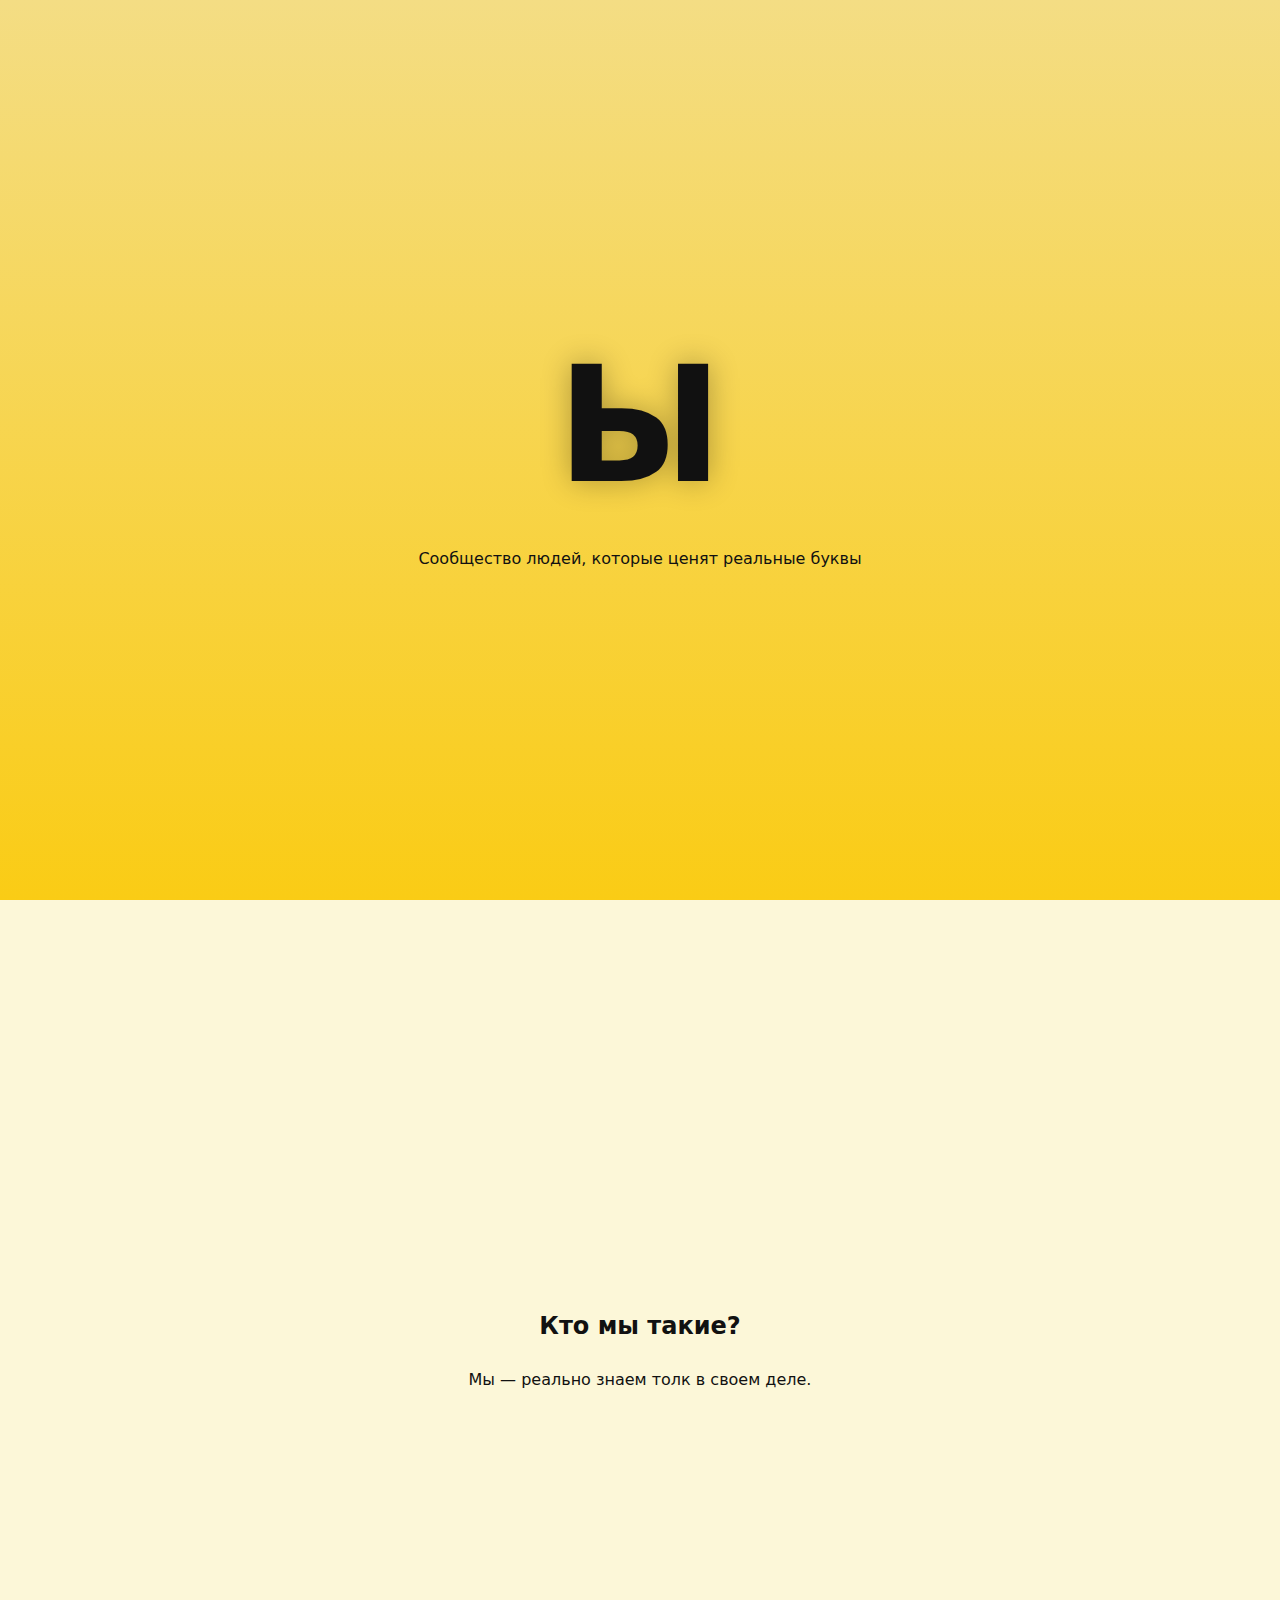
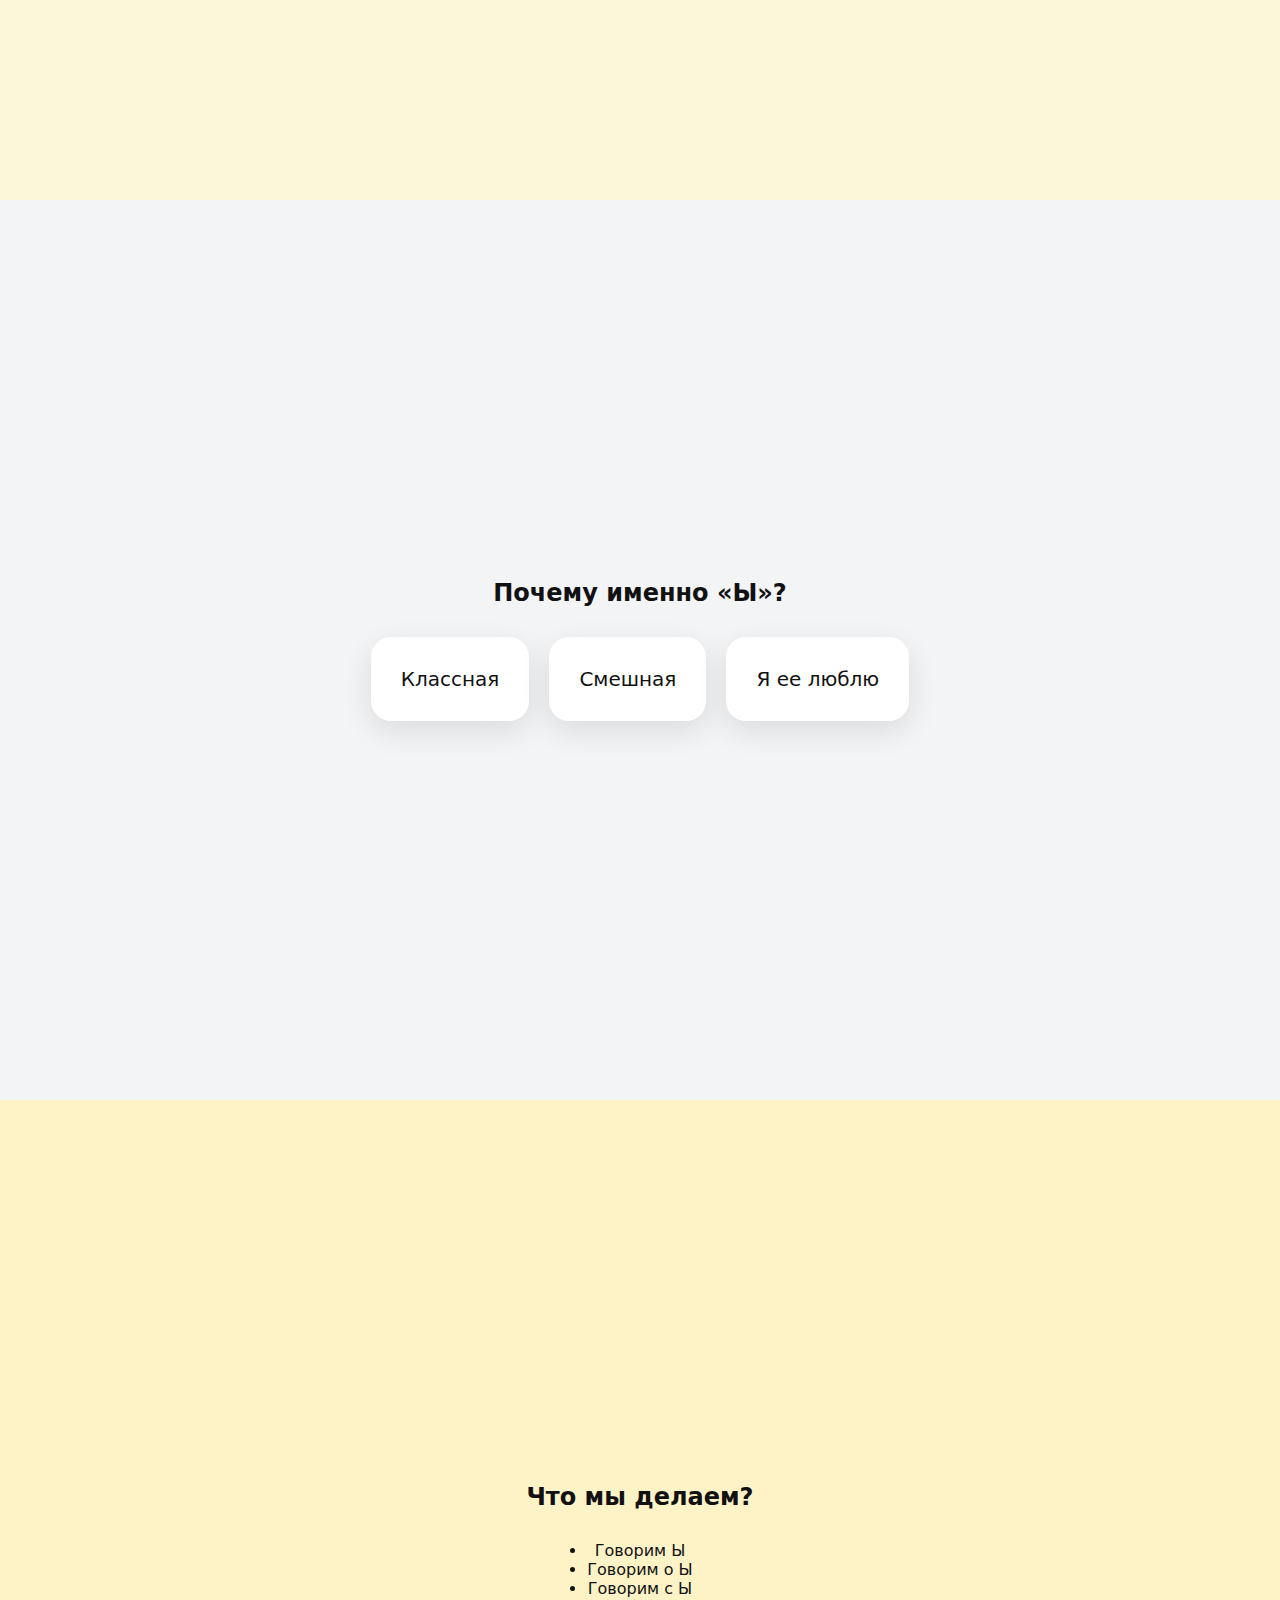
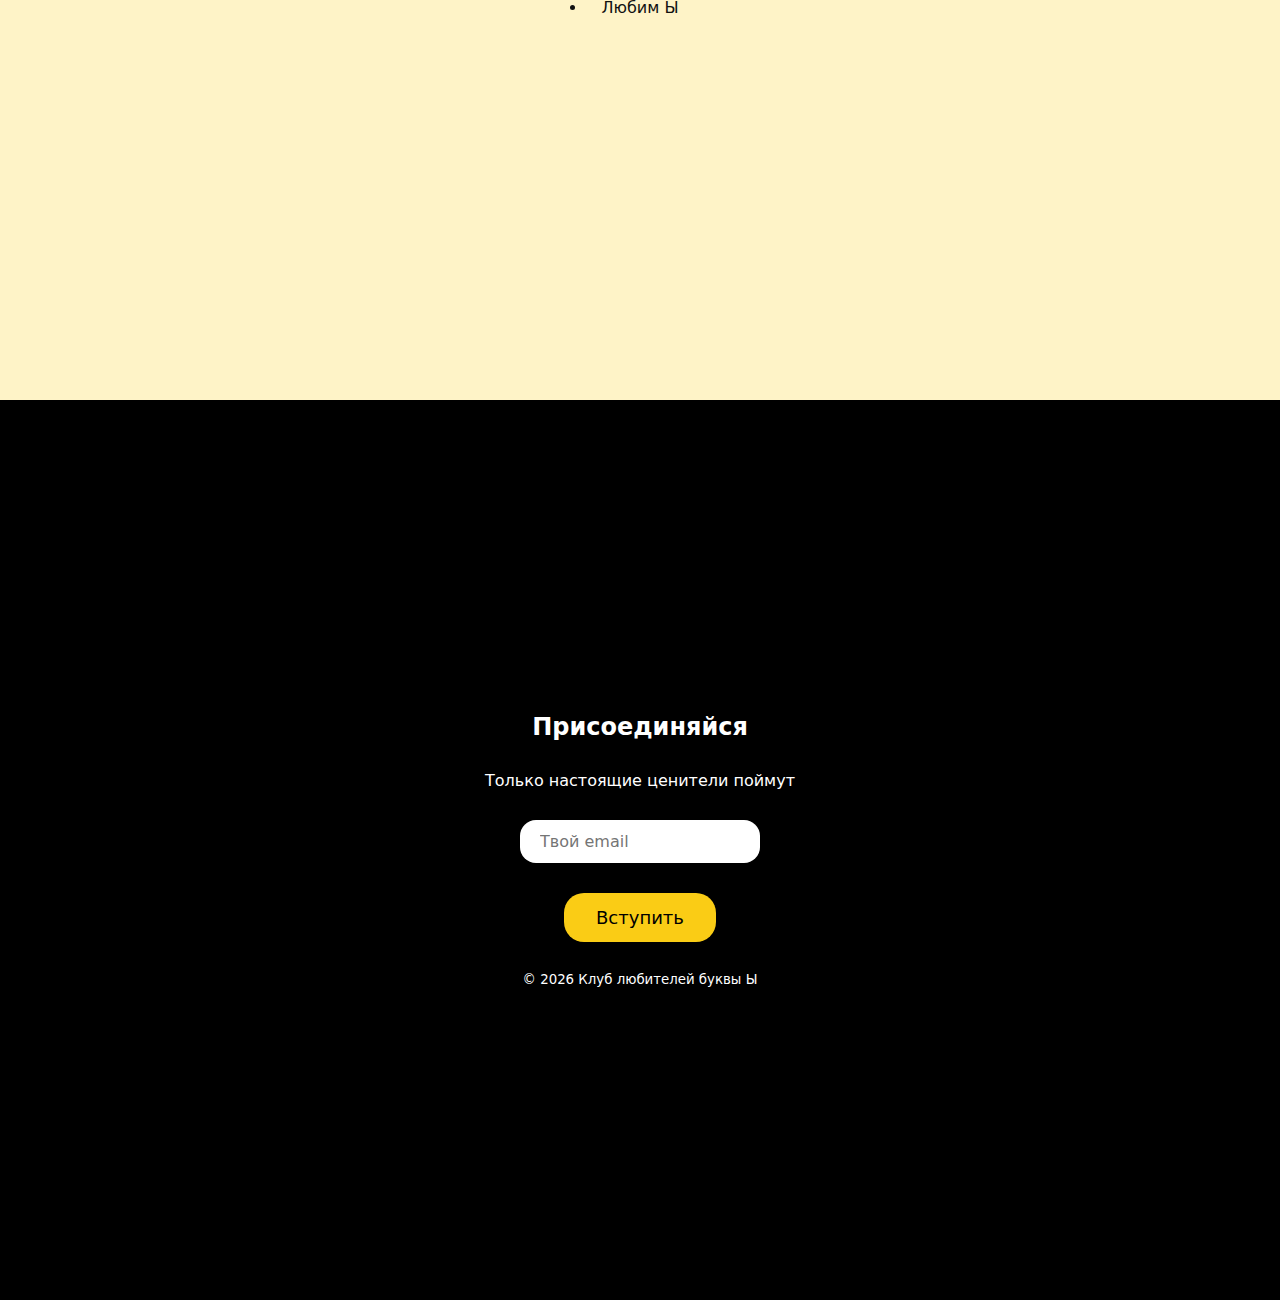
<file: index.html>
<!DOCTYPE html>
<html lang="ru">
<head>
  <meta charset="UTF-8" />
  <title>Любители буквы Ы</title>
  <meta name="viewport" content="width=device-width, initial-scale=1.0" />
  <link rel="stylesheet" href="style.css" />
</head>
<body>

  <section class="screen hero">
    <h1 class="big-y glow">Ы</h1>
    <p>Сообщество людей, которые ценят реальные буквы</p>
  </section>

  <section class="screen light">
    <h2>Кто мы такие?</h2>
    <p>
      Мы — реально знаем толк в своем деле.
    </p>
  </section>

  <section class="screen gray">
    <h2>Почему именно «Ы»?</h2>
    <div class="cards">
      <div class="card hover-tilt">Классная</div>
      <div class="card hover-tilt">Смешная</div>
      <div class="card hover-tilt">Я ее люблю</div>
    </div>
  </section>

  <section class="screen yellow">
    <h2>Что мы делаем?</h2>
    <ul>
      <li>Говорим Ы</li>
      <li>Говорим о Ы</li>
      <li>Говорим с Ы</li>
      <li>Любим Ы</li>
    </ul>
  </section>

  <section class="screen dark">
    <h2>Присоединяйся</h2>
    <p>Только настоящие ценители поймут</p>
    <input type="email" placeholder="Твой email" />
    <button>Вступить</button>
    <small>© 2026 Клуб любителей буквы Ы</small>
  </section>

</body>
</html>
</file>
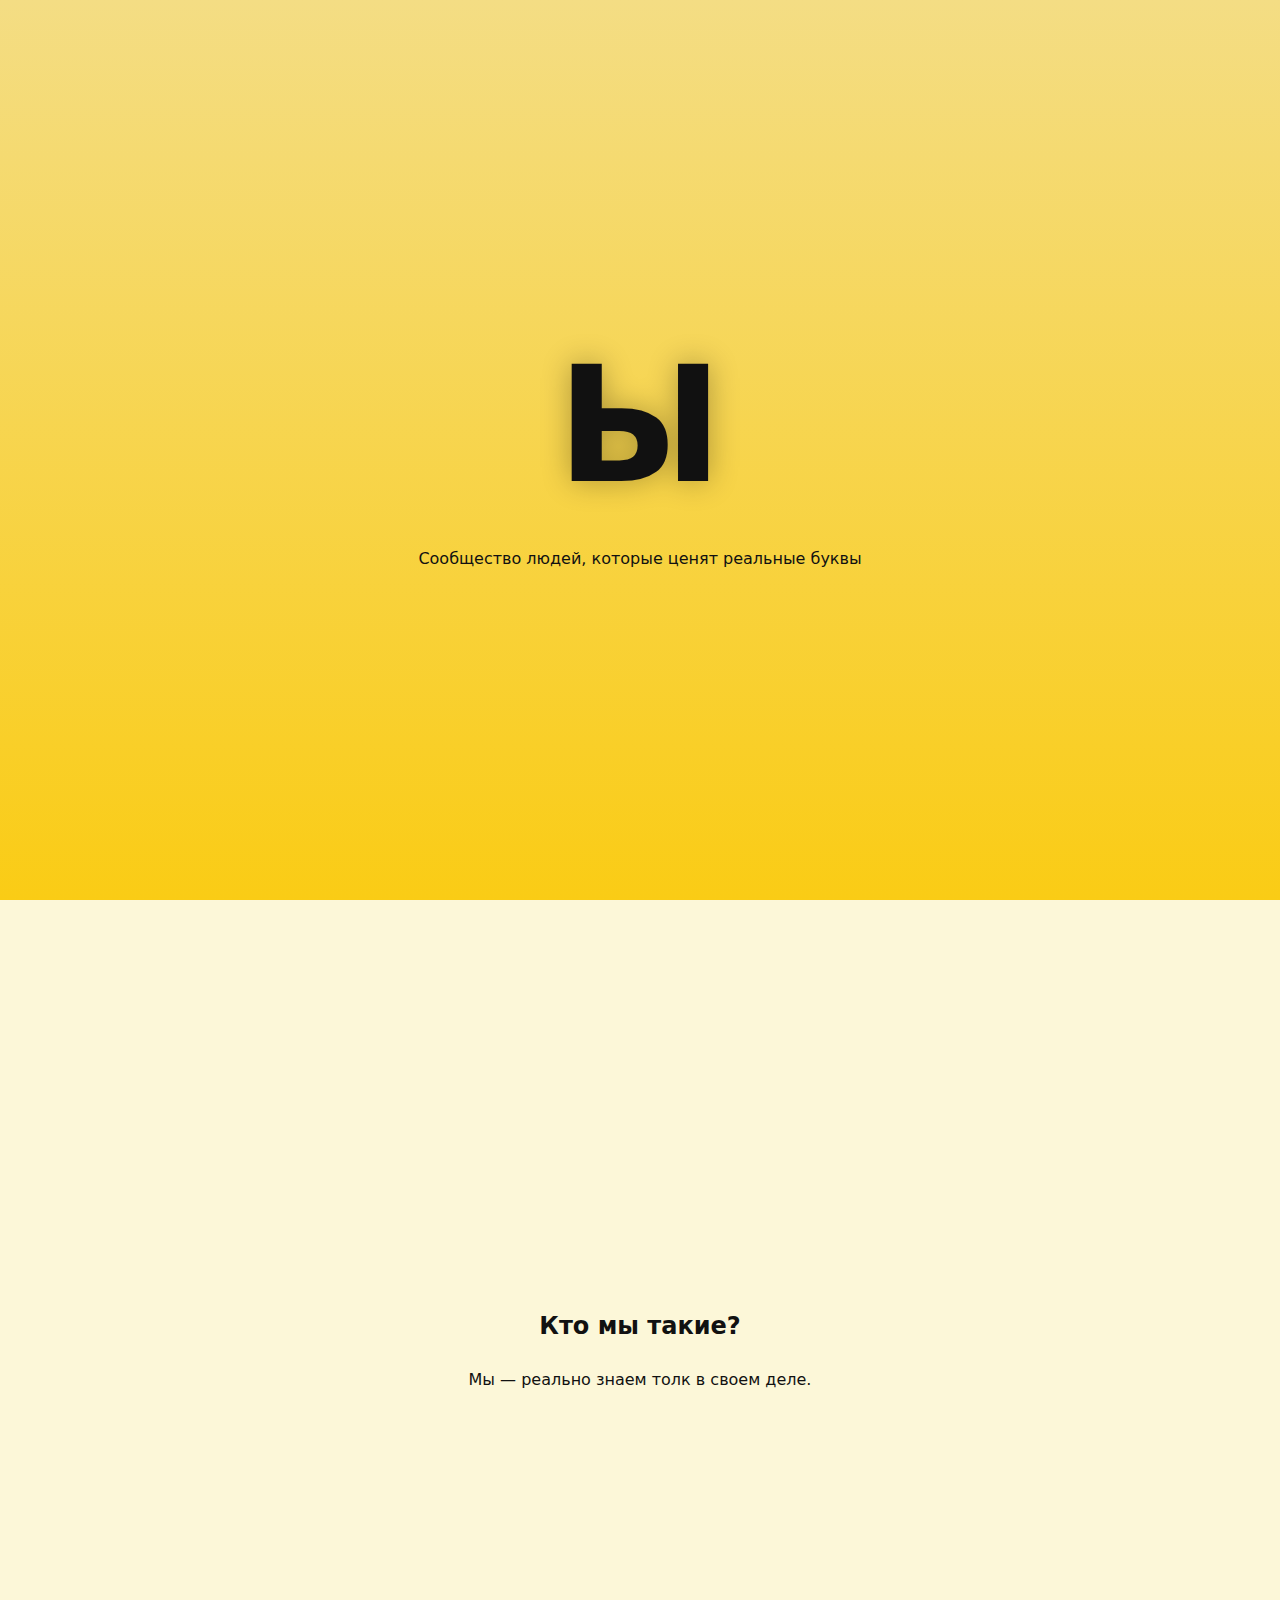
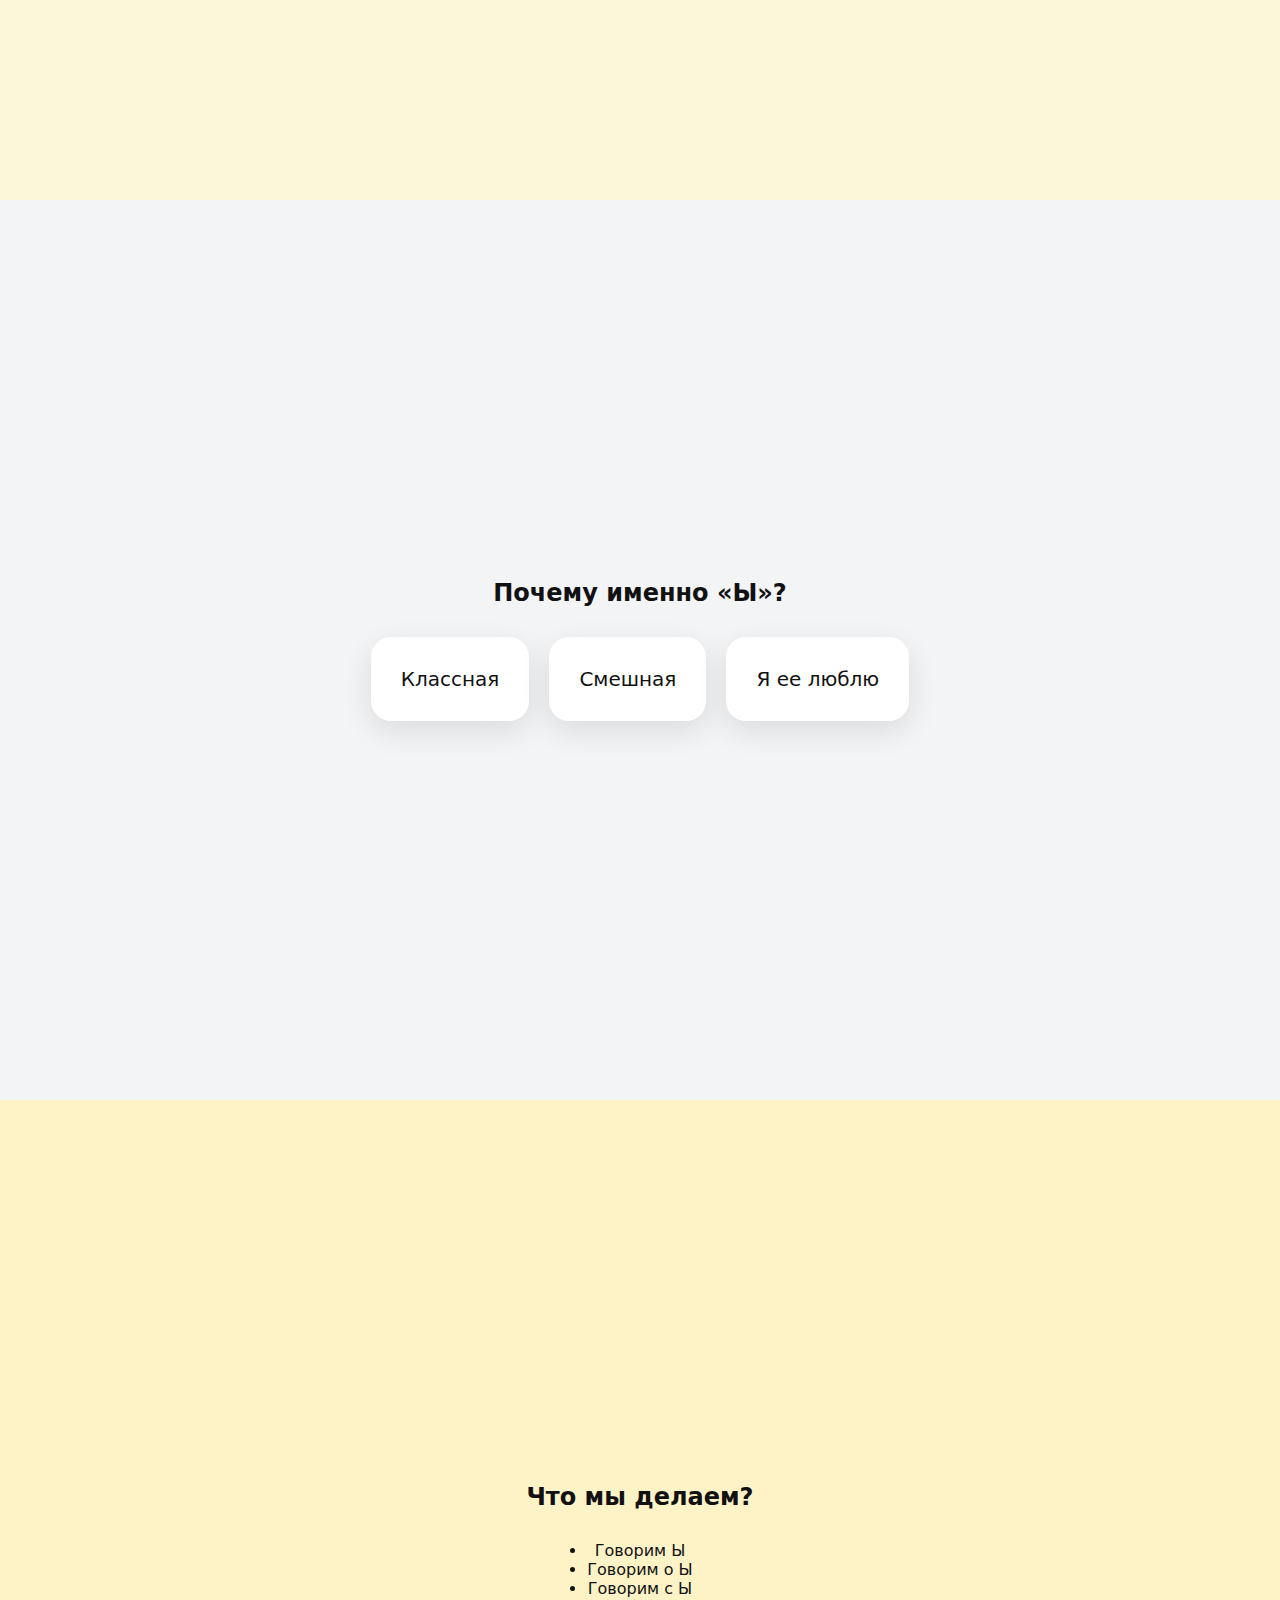
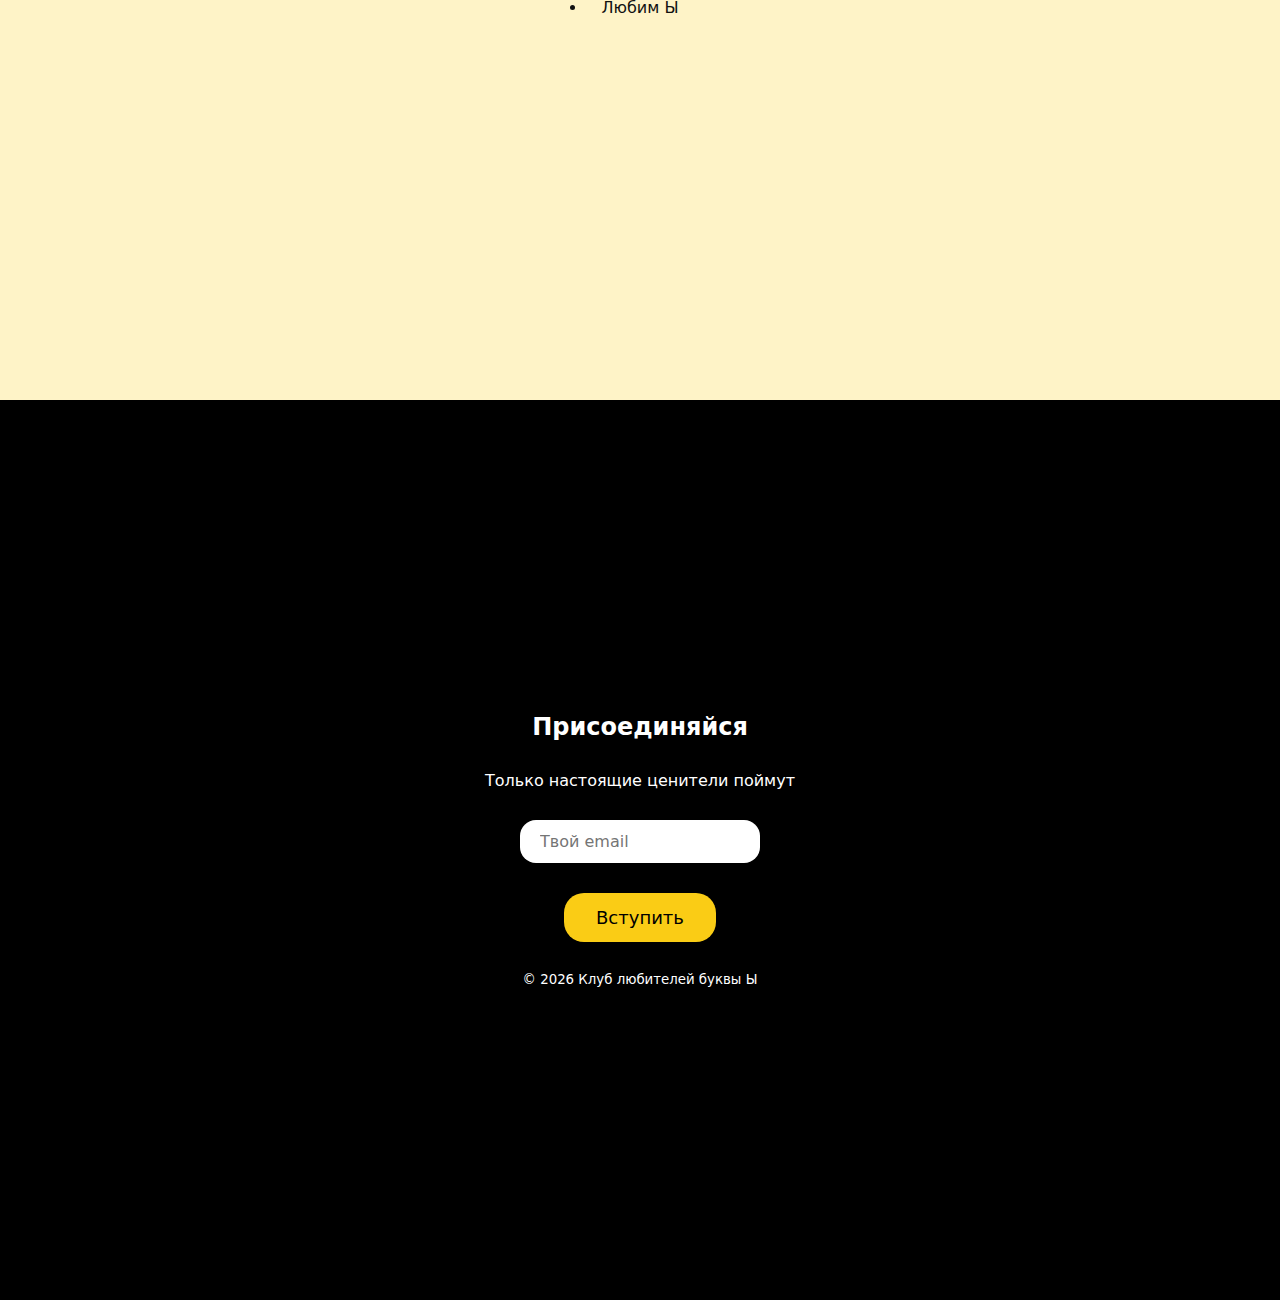
<file: aboba.html>
<!DOCTYPE html>
<html lang="ru">
<head>
  <meta charset="UTF-8" />
  <title>Любители буквы Ы</title>
  <meta name="viewport" content="width=device-width, initial-scale=1.0" />
  <link rel="stylesheet" href="agbunga.css" />
</head>
<body>

  <section class="screen hero">
    <h1 class="big-y glow">Ы</h1>
    <p>Сообщество людей, которые ценят реальные буквы</p>
  </section>

  <section class="screen light">
    <h2>Кто мы такие?</h2>
    <p>
      Мы — реально знаем толк в своем деле.
    </p>
  </section>

  <section class="screen gray">
    <h2>Почему именно «Ы»?</h2>
    <div class="cards">
      <div class="card hover-tilt">Классная</div>
      <div class="card hover-tilt">Смешная</div>
      <div class="card hover-tilt">Я ее люблю</div>
    </div>
  </section>

  <section class="screen yellow">
    <h2>Что мы делаем?</h2>
    <ul>
      <li>Говорим Ы</li>
      <li>Говорим о Ы</li>
      <li>Говорим с Ы</li>
      <li>Любим Ы</li>
    </ul>
  </section>

  <section class="screen dark">
    <h2>Присоединяйся</h2>
    <p>Только настоящие ценители поймут</p>
    <input type="email" placeholder="Твой email" />
    <button>Вступить</button>
    <small>© 2026 Клуб любителей буквы Ы</small>
  </section>

</body>
</html>
</file>
<file: style.css>
* {
  margin: 0;
  padding: 0;
  box-sizing: border-box;
  font-family: system-ui, sans-serif;
}

html {
  scroll-behavior: smooth;
}

body {
  color: #111;
}

.screen {
  min-height: 100vh;
  padding: 60px 20px;
  display: flex;
  flex-direction: column;
  align-items: center;
  justify-content: center;
  text-align: center;
  gap: 30px;
}

.hero {
  background: linear-gradient(#f4dd84, #facc15);
}

.light {
  background: #fcf7d8;
}

.gray {
  background: #f3f4f6;
}

.yellow {
  background: #fef3c7;
}

.dark {
  background: #000;
  color: #fff;
}

.big-y {
  font-size: 160px;
  font-weight: 900;
}

.glow {
  text-shadow: 0 0 30px rgba(0,0,0,0.3);
}

button {
  padding: 14px 32px;
  border: none;
  border-radius: 20px;
  background: #000;
  color: #fff;
  font-size: 18px;
  cursor: pointer;
}

.dark button {
  background: #facc15;
  color: #000;
}

.cards {
  display: flex;
  gap: 20px;
  flex-wrap: wrap;
  justify-content: center;
}

.card {
  background: #fff;
  padding: 30px;
  border-radius: 20px;
  font-size: 20px;
  box-shadow: 0 10px 30px rgba(0,0,0,0.1);
}

.hover-tilt {
  transition: transform 0.3s ease;
}

.hover-tilt:hover {
  transform: rotate(-2deg) scale(1.05);
}

input {
  padding: 12px 20px;
  border-radius: 16px;
  border: none;
  font-size: 16px;
  max-width: 300px;
}
</file>
<file: agbunga.css>
* {
  margin: 0;
  padding: 0;
  box-sizing: border-box;
  font-family: system-ui, sans-serif;
}

html {
  scroll-behavior: smooth;
}

body {
  color: #111;
}

.screen {
  min-height: 100vh;
  padding: 60px 20px;
  display: flex;
  flex-direction: column;
  align-items: center;
  justify-content: center;
  text-align: center;
  gap: 30px;
}

.hero {
  background: linear-gradient(#f4dd84, #facc15);
}

.light {
  background: #fcf7d8;
}

.gray {
  background: #f3f4f6;
}

.yellow {
  background: #fef3c7;
}

.dark {
  background: #000;
  color: #fff;
}

.big-y {
  font-size: 160px;
  font-weight: 900;
}

.glow {
  text-shadow: 0 0 30px rgba(0,0,0,0.3);
}

button {
  padding: 14px 32px;
  border: none;
  border-radius: 20px;
  background: #000;
  color: #fff;
  font-size: 18px;
  cursor: pointer;
}

.dark button {
  background: #facc15;
  color: #000;
}

.cards {
  display: flex;
  gap: 20px;
  flex-wrap: wrap;
  justify-content: center;
}

.card {
  background: #fff;
  padding: 30px;
  border-radius: 20px;
  font-size: 20px;
  box-shadow: 0 10px 30px rgba(0,0,0,0.1);
}

.hover-tilt {
  transition: transform 0.3s ease;
}

.hover-tilt:hover {
  transform: rotate(-2deg) scale(1.05);
}

input {
  padding: 12px 20px;
  border-radius: 16px;
  border: none;
  font-size: 16px;
  max-width: 300px;
}
</file>
